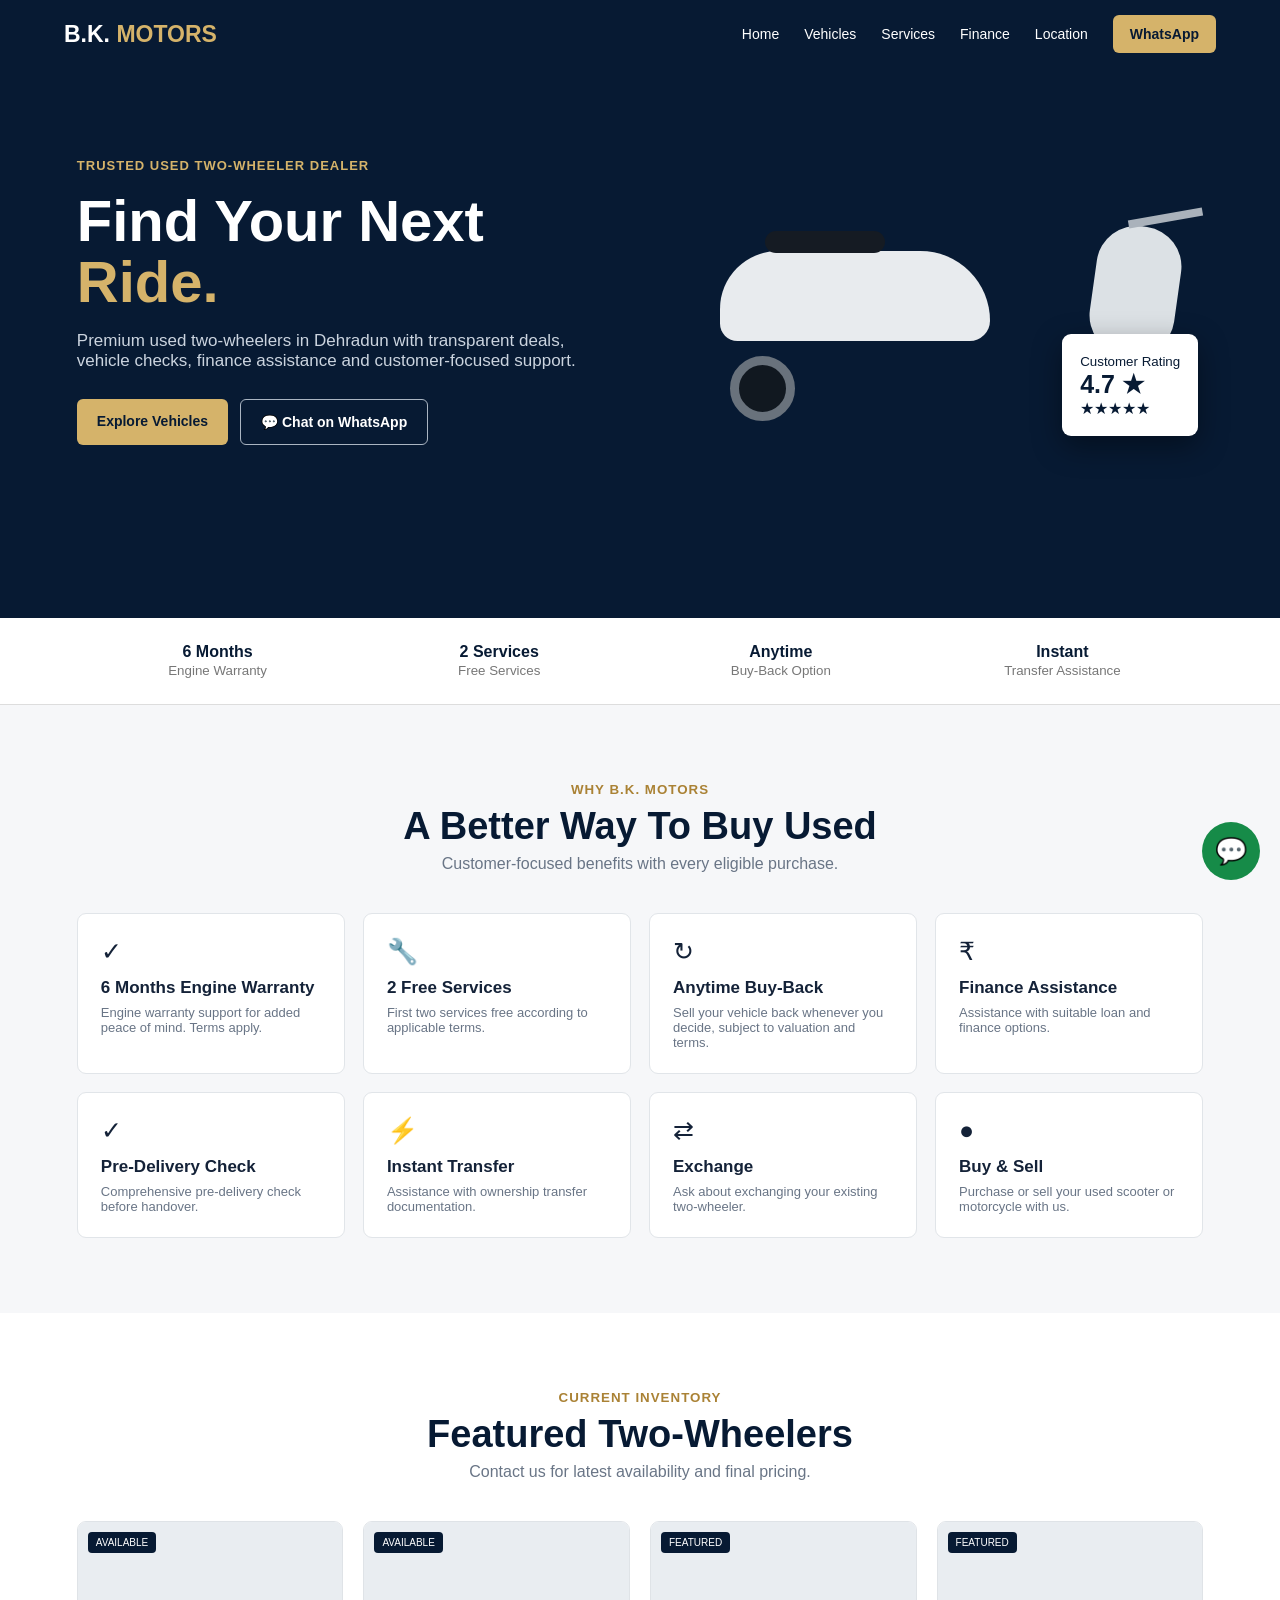
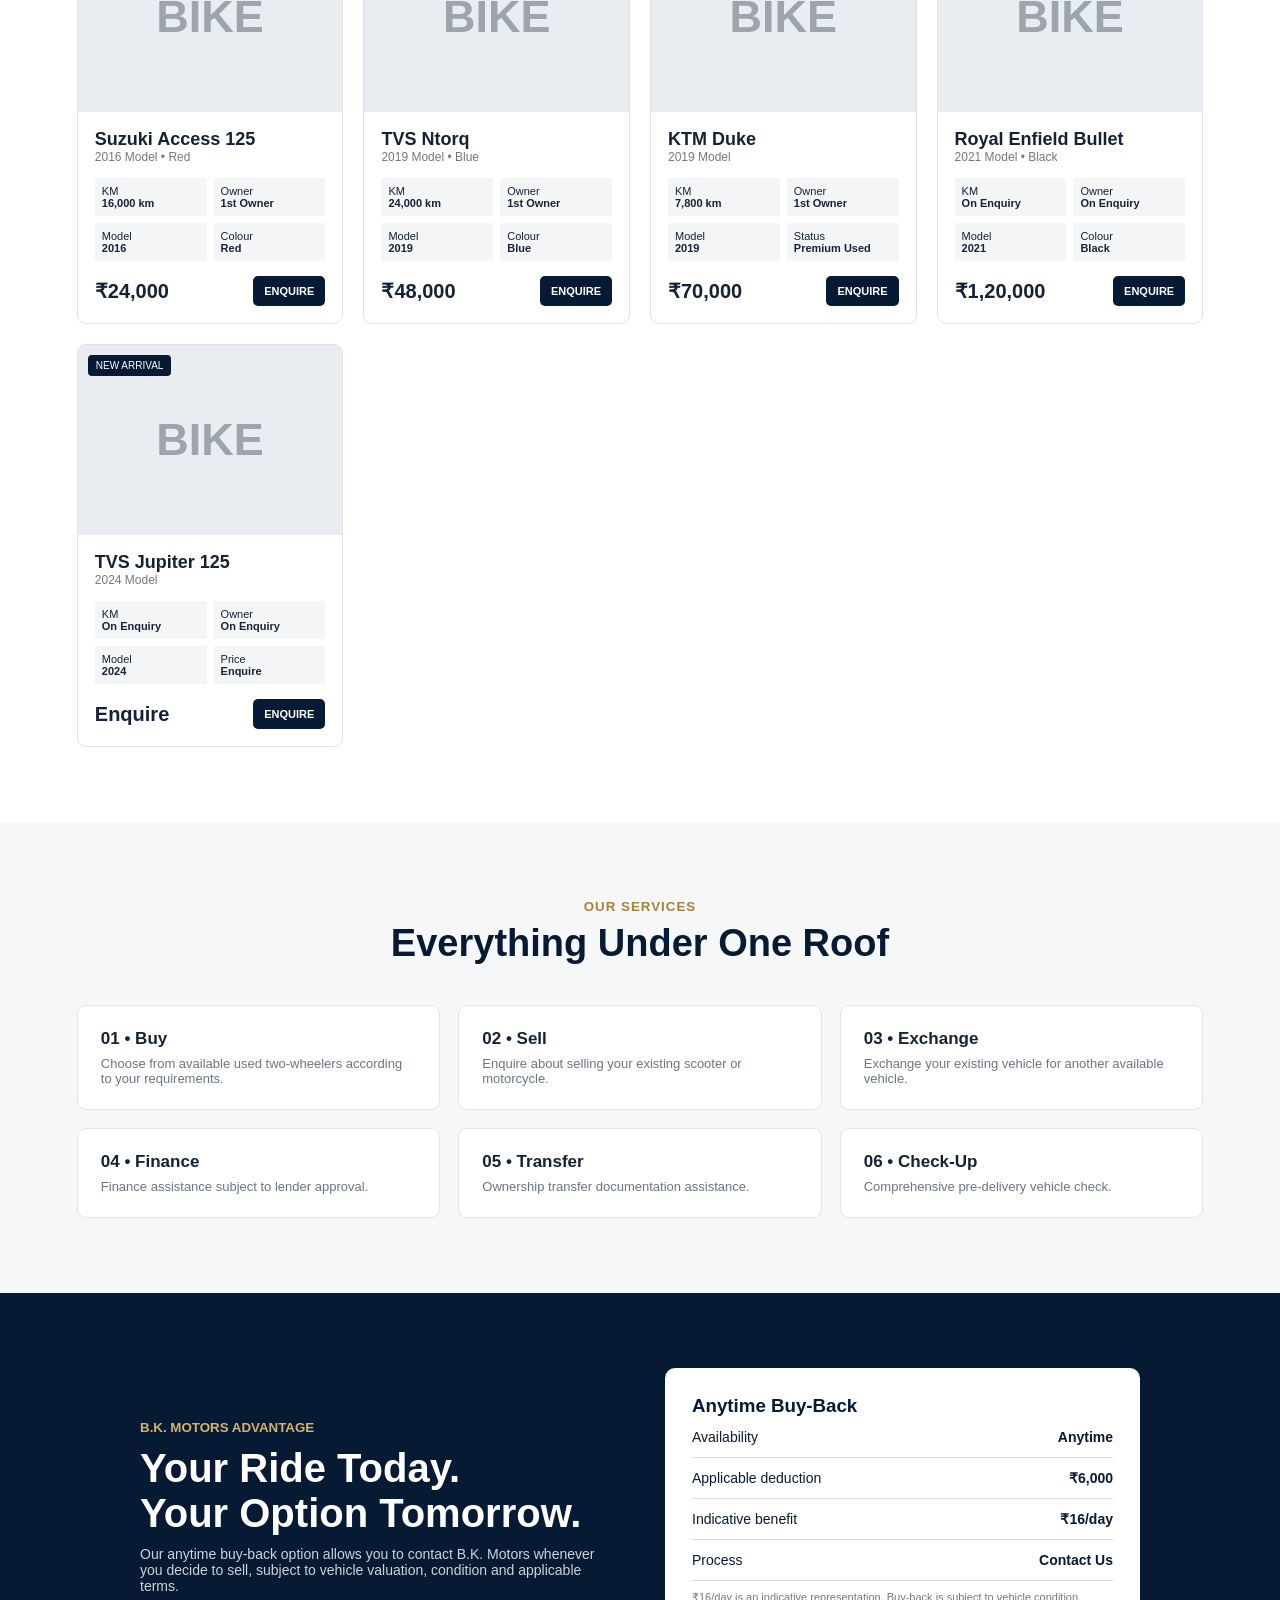
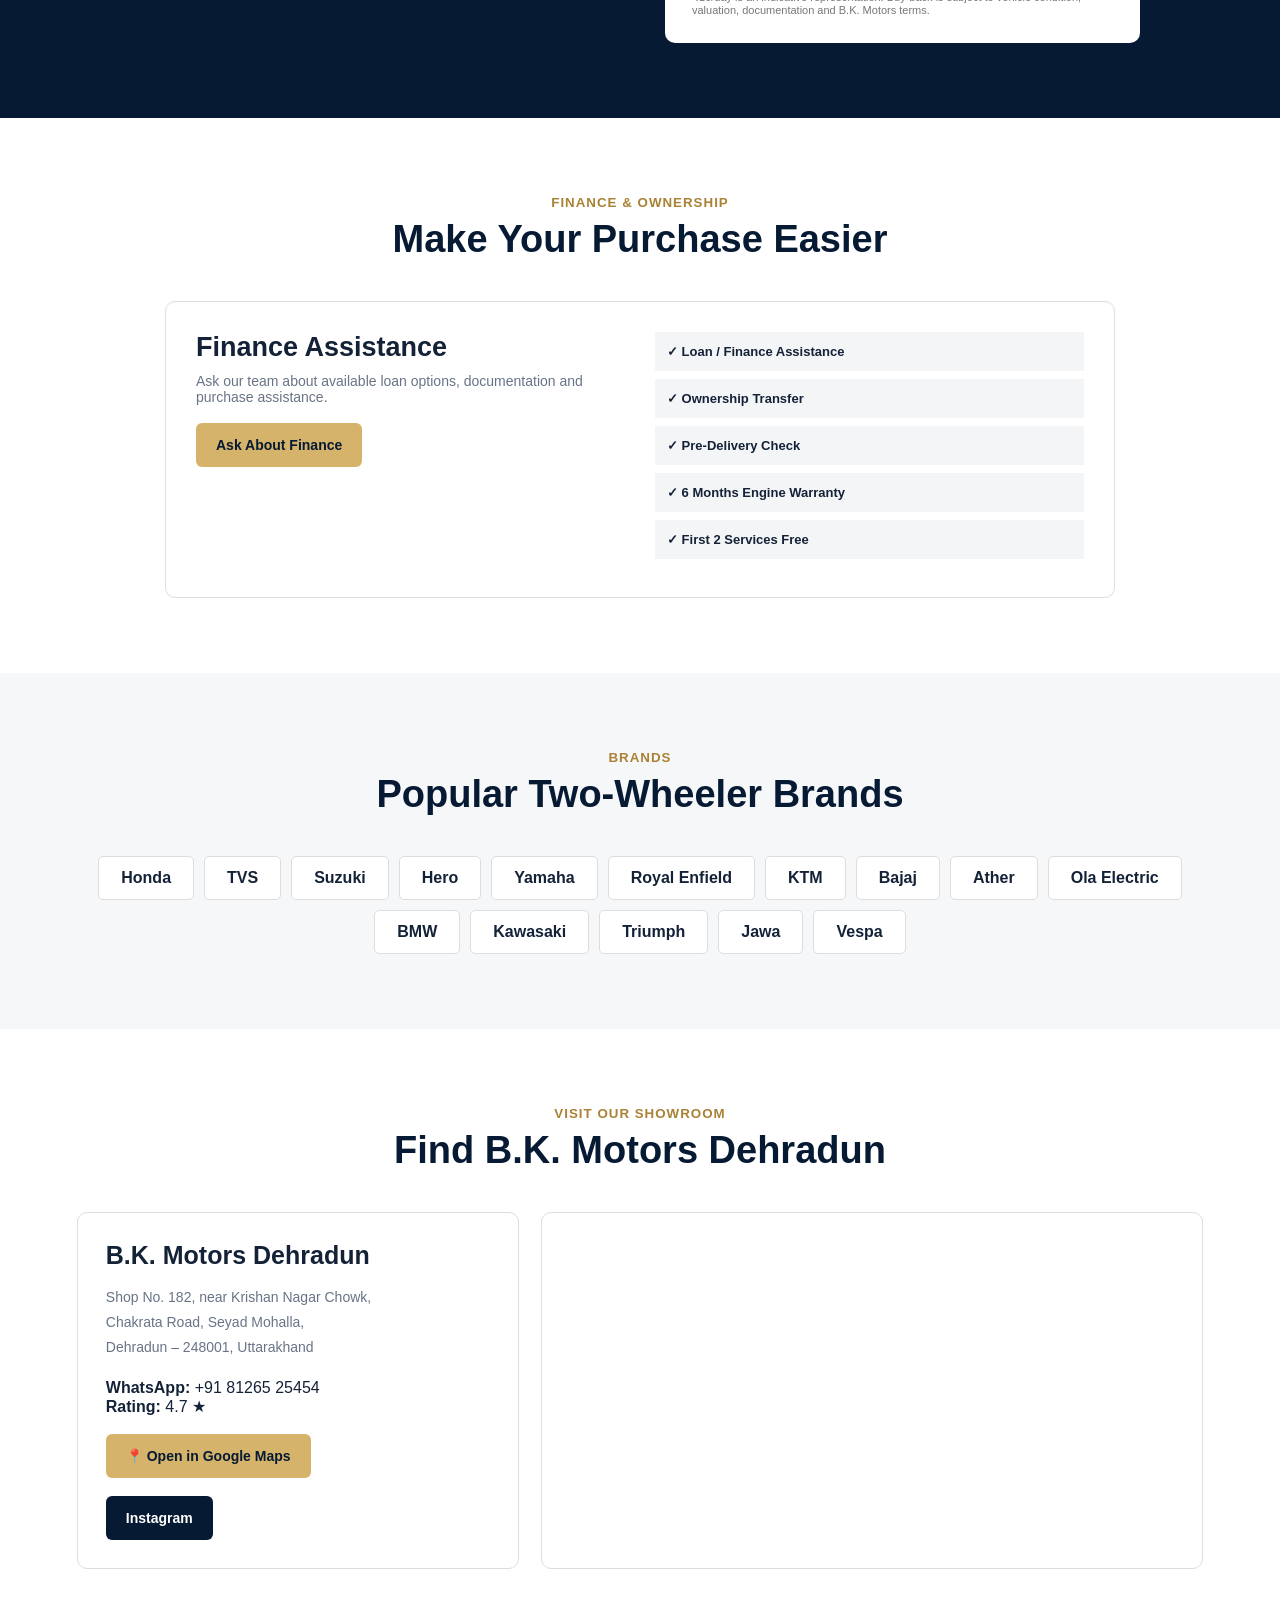
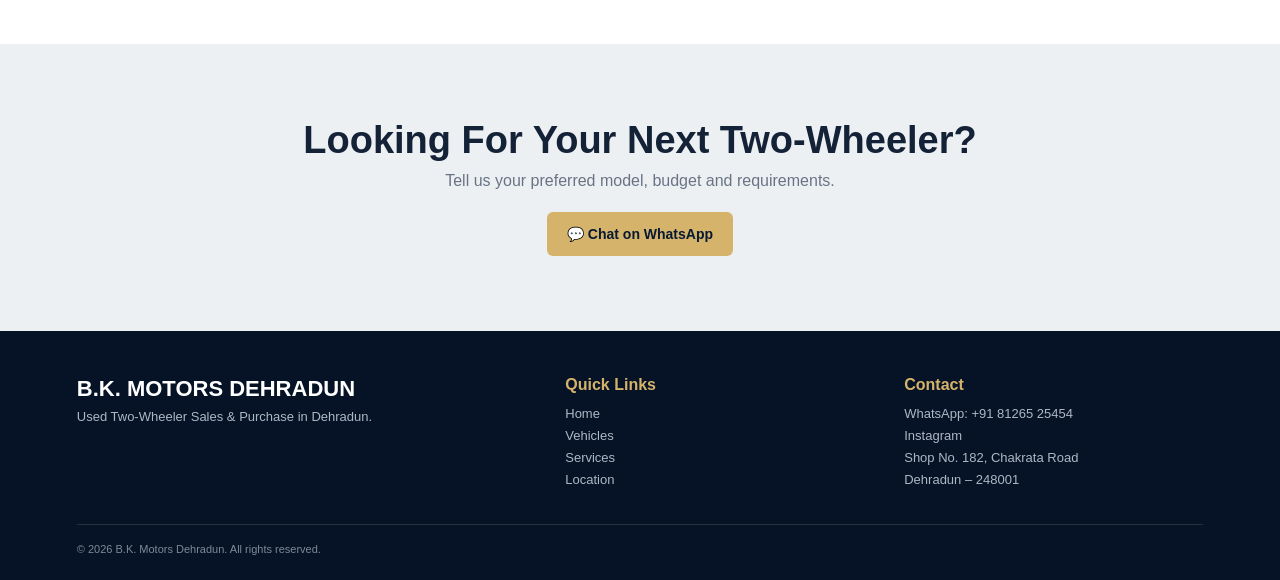
<file: index.html>
<!DOCTYPE html>
<html lang="en">
<head>
<meta charset="UTF-8">
<meta name="viewport" content="width=device-width,initial-scale=1">
<title>B.K. Motors Dehradun</title>
<style>
*{box-sizing:border-box;margin:0;padding:0}
body{font-family:Arial,sans-serif;color:#142238;background:#f6f7f9}
a{text-decoration:none}
header{background:#071a33;color:#fff;padding:15px 5%;position:sticky;top:0;z-index:9}
nav{max-width:1200px;margin:auto;display:flex;align-items:center;justify-content:space-between}
.logo{font-size:23px;font-weight:800;color:#fff}
.logo span{color:#d5b36a}
nav div{display:flex;gap:25px;align-items:center}
nav a{color:white;font-size:14px}
.topbtn,.gold{background:#d5b36a;color:#071a33!important;padding:11px 17px;border-radius:6px;font-weight:bold}
.hero{background:#071a33;color:#fff;padding:90px 6%;min-height:550px}
.heroinside{max-width:1200px;margin:auto;display:grid;grid-template-columns:1fr 1fr;gap:40px;align-items:center}
.tag{color:#d5b36a;font-size:13px;font-weight:bold;letter-spacing:1px}
h1{font-size:58px;line-height:1.05;margin:18px 0}
h1 span{color:#d5b36a}
.hero p{color:#cbd4df;font-size:17px;max-width:600px;margin-bottom:28px}
.buttons{display:flex;gap:12px;flex-wrap:wrap}
.btn{display:inline-block;padding:14px 20px;border-radius:6px;font-weight:bold;font-size:14px}
.outline{border:1px solid #aab5c2;color:#fff}
.scooter{height:270px;position:relative}
.sbody{position:absolute;background:#e8ebee;width:270px;height:90px;border-radius:100px 120px 35px 30px;top:85px;left:60px}
.sfront{position:absolute;background:#dce1e5;width:85px;height:130px;border-radius:40px;right:25px;top:60px;transform:rotate(8deg)}
.seat{position:absolute;background:#151b23;width:120px;height:22px;border-radius:20px;left:105px;top:65px}
.handle{position:absolute;background:#aab2bb;width:75px;height:8px;right:0;top:48px;transform:rotate(-10deg)}
.wheel{position:absolute;background:#111820;border:9px solid #69727c;width:65px;height:65px;border-radius:50%;bottom:15px}
.w1{left:70px}.w2{right:40px}
.rating{position:absolute;right:5px;bottom:0;background:#fff;color:#071a33;padding:18px;border-radius:9px;box-shadow:0 10px 30px #0006}
.rating b{font-size:25px;display:block}
.trust{background:#fff;padding:25px 6%;border-bottom:1px solid #ddd}
.trustin{max-width:1200px;margin:auto;display:grid;grid-template-columns:repeat(4,1fr);text-align:center}
.trust strong{display:block;color:#071a33}
.trust small{color:#777}
section{padding:75px 6%}
.container{max-width:1200px;margin:auto}
.heading{text-align:center;margin-bottom:40px}
.heading small{color:#aa8235;font-weight:bold;letter-spacing:1px}
.heading h2{font-size:38px;color:#071a33;margin:7px}
.heading p{color:#697586}
.grid{display:grid;grid-template-columns:repeat(4,1fr);gap:18px}
.box{background:#fff;border:1px solid #e1e5e9;border-radius:9px;padding:23px}
.box:hover{box-shadow:0 12px 30px #071a3312;transform:translateY(-3px)}
.icon{font-size:25px;margin-bottom:12px}
.box h3{font-size:17px;margin-bottom:7px}
.box p{font-size:13px;color:#697586}
.inventory{background:#fff}
.cards{display:grid;grid-template-columns:repeat(4,1fr);gap:20px}
.card{border:1px solid #dfe3e7;border-radius:9px;overflow:hidden;background:#fff}
.pic{height:190px;background:#e9edf1;display:flex;align-items:center;justify-content:center;position:relative}
.pic:after{content:"BIKE";font-size:45px;font-weight:900;color:#9ca5ae}
.badge{position:absolute;top:10px;left:10px;background:#071a33;color:#fff;padding:5px 8px;font-size:10px;border-radius:4px;z-index:2}
.info{padding:17px}
.info h3{font-size:18px}
.model{font-size:12px;color:#777;margin-bottom:14px}
.specs{display:grid;grid-template-columns:1fr 1fr;gap:7px}
.spec{background:#f4f5f7;padding:7px;font-size:11px}
.spec b{display:block;color:#172238}
.price{display:flex;justify-content:space-between;align-items:center;margin-top:15px}
.price strong{font-size:20px}
.enq{background:#071a33;color:#fff;padding:9px 11px;border-radius:5px;font-size:11px;font-weight:bold}
.services{background:#f6f7f9}
.servicegrid{display:grid;grid-template-columns:repeat(3,1fr);gap:18px}
.buyback{background:#071a33;color:#fff}
.buyinside{max-width:1000px;margin:auto;display:grid;grid-template-columns:1fr 1fr;gap:50px;align-items:center}
.buyback h2{font-size:40px;margin:10px 0}
.buyback p{color:#ccd4de;font-size:14px}
.buybox{background:#fff;color:#071a33;padding:27px;border-radius:10px}
.buyrow{display:flex;justify-content:space-between;padding:12px 0;border-bottom:1px solid #ddd;font-size:14px}
.buyrow:last-child{border:0}
.note{font-size:11px!important;color:#777!important;margin-top:10px}
.finance{background:#fff}
.financebox{max-width:950px;margin:auto;border:1px solid #ddd;border-radius:10px;padding:30px;display:grid;grid-template-columns:1fr 1fr;gap:30px}
.financebox h3{font-size:27px;margin-bottom:10px}
.financebox p{color:#687486;font-size:14px}
.finlist div{background:#f4f5f7;padding:12px;margin-bottom:8px;font-size:13px;font-weight:bold}
.brands{background:#f6f7f9}
.brandgrid{display:flex;justify-content:center;flex-wrap:wrap;gap:10px}
.brand{background:#fff;border:1px solid #ddd;padding:12px 22px;border-radius:5px;font-weight:bold}
.location{background:#fff}
.locgrid{display:grid;grid-template-columns:.8fr 1.2fr;gap:22px}
.locbox{border:1px solid #ddd;border-radius:10px;padding:28px}
.locbox h3{font-size:25px;margin-bottom:15px}
.address{color:#687486;font-size:14px;line-height:1.8;margin-bottom:18px}
.map{min-height:350px;border:1px solid #ddd;border-radius:10px;overflow:hidden}
.map iframe{width:100%;height:100%;min-height:350px;border:0}
.cta{text-align:center;background:#edf0f3}
.cta h2{font-size:38px;margin-bottom:10px}
.cta p{color:#687486;margin-bottom:22px}
footer{background:#061326;color:#fff;padding:45px 6% 25px}
.foot{max-width:1200px;margin:auto;display:grid;grid-template-columns:1.5fr 1fr 1fr;gap:40px;padding-bottom:30px;border-bottom:1px solid #ffffff20}
footer h3{font-size:22px}
footer h4{color:#d5b36a;margin-bottom:12px}
footer p,footer li,footer a{color:#aeb8c5;font-size:13px;margin:7px 0;list-style:none}
.copy{max-width:1200px;margin:18px auto 0;color:#7e8998;font-size:11px}
.whatsapp{position:fixed;right:20px;bottom:20px;background:#168b48;color:white;width:58px;height:58px;border-radius:50%;display:flex;align-items:center;justify-content:center;font-size:26px;z-index:20}
@media(max-width:900px){
nav div{gap:12px}.heroinside{grid-template-columns:1fr;text-align:center}
.hero p{margin:auto auto 25px}.buttons{justify-content:center}
.trustin{grid-template-columns:1fr 1fr;gap:15px}.grid,.cards{grid-template-columns:1fr 1fr}
.servicegrid{grid-template-columns:1fr 1fr}.buyinside,.financebox,.locgrid{grid-template-columns:1fr}
.foot{grid-template-columns:1fr 1fr}
}
@media(max-width:600px){
nav div a:not(.topbtn){display:none}h1{font-size:42px}
.hero{padding:65px 5%}.scooter{transform:scale(.8)}
.grid,.cards,.servicegrid{grid-template-columns:1fr}
section{padding:55px 5%}.heading h2,.cta h2{font-size:30px}
.buyback h2{font-size:31px}.foot{grid-template-columns:1fr}
}
</style>
</head>
<body>

<header>
<nav>
<a class="logo" href="#home">B.K. <span>MOTORS</span></a>
<div>
<a href="#home">Home</a>
<a href="#inventory">Vehicles</a>
<a href="#services">Services</a>
<a href="#finance">Finance</a>
<a href="#location">Location</a>
<a class="topbtn" href="https://wa.me/918126525454" target="_blank">WhatsApp</a>
</div>
</nav>
</header>

<section class="hero" id="home">
<div class="heroinside">
<div>
<div class="tag">TRUSTED USED TWO-WHEELER DEALER</div>
<h1>Find Your Next <span>Ride.</span></h1>
<p>Premium used two-wheelers in Dehradun with transparent deals, vehicle checks, finance assistance and customer-focused support.</p>
<div class="buttons">
<a class="btn gold" href="#inventory">Explore Vehicles</a>
<a class="btn outline" href="https://wa.me/918126525454?text=Hello%20B.K.%20Motors%2C%20I%20want%20to%20enquire%20about%20a%20vehicle." target="_blank">💬 Chat on WhatsApp</a>
</div>
</div>
<div class="scooter">
<div class="sbody"></div><div class="sfront"></div><div class="seat"></div><div class="handle"></div>
<div class="wheel w1"></div><div class="wheel w2"></div>
<div class="rating"><small>Customer Rating</small><b>4.7 ★</b>★★★★★</div>
</div>
</div>
</section>

<div class="trust">
<div class="trustin">
<div><strong>6 Months</strong><small>Engine Warranty</small></div>
<div><strong>2 Services</strong><small>Free Services</small></div>
<div><strong>Anytime</strong><small>Buy-Back Option</small></div>
<div><strong>Instant</strong><small>Transfer Assistance</small></div>
</div>
</div>

<section>
<div class="container">
<div class="heading"><small>WHY B.K. MOTORS</small><h2>A Better Way To Buy Used</h2><p>Customer-focused benefits with every eligible purchase.</p></div>
<div class="grid">
<div class="box"><div class="icon">✓</div><h3>6 Months Engine Warranty</h3><p>Engine warranty support for added peace of mind. Terms apply.</p></div>
<div class="box"><div class="icon">🔧</div><h3>2 Free Services</h3><p>First two services free according to applicable terms.</p></div>
<div class="box"><div class="icon">↻</div><h3>Anytime Buy-Back</h3><p>Sell your vehicle back whenever you decide, subject to valuation and terms.</p></div>
<div class="box"><div class="icon">₹</div><h3>Finance Assistance</h3><p>Assistance with suitable loan and finance options.</p></div>
<div class="box"><div class="icon">✓</div><h3>Pre-Delivery Check</h3><p>Comprehensive pre-delivery check before handover.</p></div>
<div class="box"><div class="icon">⚡</div><h3>Instant Transfer</h3><p>Assistance with ownership transfer documentation.</p></div>
<div class="box"><div class="icon">⇄</div><h3>Exchange</h3><p>Ask about exchanging your existing two-wheeler.</p></div>
<div class="box"><div class="icon">●</div><h3>Buy & Sell</h3><p>Purchase or sell your used scooter or motorcycle with us.</p></div>
</div>
</div>
</section>

<section class="inventory" id="inventory">
<div class="container">
<div class="heading"><small>CURRENT INVENTORY</small><h2>Featured Two-Wheelers</h2><p>Contact us for latest availability and final pricing.</p></div>
<div class="cards">

<div class="card"><div class="pic"><span class="badge">AVAILABLE</span></div><div class="info"><h3>Suzuki Access 125</h3><div class="model">2016 Model • Red</div><div class="specs"><div class="spec">KM<b>16,000 km</b></div><div class="spec">Owner<b>1st Owner</b></div><div class="spec">Model<b>2016</b></div><div class="spec">Colour<b>Red</b></div></div><div class="price"><strong>₹24,000</strong><a class="enq" href="https://wa.me/918126525454?text=I%20am%20interested%20in%20Suzuki%20Access%20125" target="_blank">ENQUIRE</a></div></div></div>

<div class="card"><div class="pic"><span class="badge">AVAILABLE</span></div><div class="info"><h3>TVS Ntorq</h3><div class="model">2019 Model • Blue</div><div class="specs"><div class="spec">KM<b>24,000 km</b></div><div class="spec">Owner<b>1st Owner</b></div><div class="spec">Model<b>2019</b></div><div class="spec">Colour<b>Blue</b></div></div><div class="price"><strong>₹48,000</strong><a class="enq" href="https://wa.me/918126525454?text=I%20am%20interested%20in%20TVS%20Ntorq" target="_blank">ENQUIRE</a></div></div></div>

<div class="card"><div class="pic"><span class="badge">FEATURED</span></div><div class="info"><h3>KTM Duke</h3><div class="model">2019 Model</div><div class="specs"><div class="spec">KM<b>7,800 km</b></div><div class="spec">Owner<b>1st Owner</b></div><div class="spec">Model<b>2019</b></div><div class="spec">Status<b>Premium Used</b></div></div><div class="price"><strong>₹70,000</strong><a class="enq" href="https://wa.me/918126525454?text=I%20am%20interested%20in%20KTM%20Duke" target="_blank">ENQUIRE</a></div></div></div>

<div class="card"><div class="pic"><span class="badge">FEATURED</span></div><div class="info"><h3>Royal Enfield Bullet</h3><div class="model">2021 Model • Black</div><div class="specs"><div class="spec">KM<b>On Enquiry</b></div><div class="spec">Owner<b>On Enquiry</b></div><div class="spec">Model<b>2021</b></div><div class="spec">Colour<b>Black</b></div></div><div class="price"><strong>₹1,20,000</strong><a class="enq" href="https://wa.me/918126525454?text=I%20am%20interested%20in%20Royal%20Enfield%20Bullet" target="_blank">ENQUIRE</a></div></div></div>

<div class="card"><div class="pic"><span class="badge">NEW ARRIVAL</span></div><div class="info"><h3>TVS Jupiter 125</h3><div class="model">2024 Model</div><div class="specs"><div class="spec">KM<b>On Enquiry</b></div><div class="spec">Owner<b>On Enquiry</b></div><div class="spec">Model<b>2024</b></div><div class="spec">Price<b>Enquire</b></div></div><div class="price"><strong>Enquire</strong><a class="enq" href="https://wa.me/918126525454?text=I%20am%20interested%20in%20TVS%20Jupiter%20125" target="_blank">ENQUIRE</a></div></div></div>

</div>
</div>
</section>

<section class="services" id="services">
<div class="container">
<div class="heading"><small>OUR SERVICES</small><h2>Everything Under One Roof</h2></div>
<div class="servicegrid">
<div class="box"><h3>01 • Buy</h3><p>Choose from available used two-wheelers according to your requirements.</p></div>
<div class="box"><h3>02 • Sell</h3><p>Enquire about selling your existing scooter or motorcycle.</p></div>
<div class="box"><h3>03 • Exchange</h3><p>Exchange your existing vehicle for another available vehicle.</p></div>
<div class="box"><h3>04 • Finance</h3><p>Finance assistance subject to lender approval.</p></div>
<div class="box"><h3>05 • Transfer</h3><p>Ownership transfer documentation assistance.</p></div>
<div class="box"><h3>06 • Check-Up</h3><p>Comprehensive pre-delivery vehicle check.</p></div>
</div>
</div>
</section>

<section class="buyback">
<div class="buyinside">
<div>
<small style="color:#d5b36a;font-weight:bold">B.K. MOTORS ADVANTAGE</small>
<h2>Your Ride Today.<br>Your Option Tomorrow.</h2>
<p>Our anytime buy-back option allows you to contact B.K. Motors whenever you decide to sell, subject to vehicle valuation, condition and applicable terms.</p>
</div>
<div class="buybox">
<h3>Anytime Buy-Back</h3>
<div class="buyrow"><span>Availability</span><b>Anytime</b></div>
<div class="buyrow"><span>Applicable deduction</span><b>₹6,000</b></div>
<div class="buyrow"><span>Indicative benefit</span><b>₹16/day</b></div>
<div class="buyrow"><span>Process</span><b>Contact Us</b></div>
<p class="note">₹16/day is an indicative representation. Buy-back is subject to vehicle condition, valuation, documentation and B.K. Motors terms.</p>
</div>
</div>
</section>

<section class="finance" id="finance">
<div class="container">
<div class="heading"><small>FINANCE & OWNERSHIP</small><h2>Make Your Purchase Easier</h2></div>
<div class="financebox">
<div><h3>Finance Assistance</h3><p>Ask our team about available loan options, documentation and purchase assistance.</p><br><a class="btn gold" href="https://wa.me/918126525454?text=Hello%20B.K.%20Motors%2C%20I%20want%20finance%20assistance." target="_blank">Ask About Finance</a></div>
<div class="finlist"><div>✓ Loan / Finance Assistance</div><div>✓ Ownership Transfer</div><div>✓ Pre-Delivery Check</div><div>✓ 6 Months Engine Warranty</div><div>✓ First 2 Services Free</div></div>
</div>
</div>
</section>

<section class="brands">
<div class="container">
<div class="heading"><small>BRANDS</small><h2>Popular Two-Wheeler Brands</h2></div>
<div class="brandgrid">
<div class="brand">Honda</div><div class="brand">TVS</div><div class="brand">Suzuki</div><div class="brand">Hero</div><div class="brand">Yamaha</div><div class="brand">Royal Enfield</div><div class="brand">KTM</div><div class="brand">Bajaj</div><div class="brand">Ather</div><div class="brand">Ola Electric</div><div class="brand">BMW</div><div class="brand">Kawasaki</div><div class="brand">Triumph</div><div class="brand">Jawa</div><div class="brand">Vespa</div>
</div>
</div>
</section>

<section class="location" id="location">
<div class="container">
<div class="heading"><small>VISIT OUR SHOWROOM</small><h2>Find B.K. Motors Dehradun</h2></div>
<div class="locgrid">
<div class="locbox">
<h3>B.K. Motors Dehradun</h3>
<div class="address">Shop No. 182, near Krishan Nagar Chowk,<br>Chakrata Road, Seyad Mohalla,<br>Dehradun – 248001, Uttarakhand</div>
<p><b>WhatsApp:</b> +91 81265 25454</p>
<p><b>Rating:</b> 4.7 ★</p><br>
<a class="btn gold" href="https://www.google.com/maps/search/?api=1&query=182+Chakrata+Road,+Dehradun" target="_blank">📍 Open in Google Maps</a><br><br>
<a class="btn" style="background:#071a33;color:#fff" href="https://www.instagram.com/bkmotorsdehradoon?igsi=MWg0dDdicDAxN3R6OQ==" target="_blank">Instagram</a>
</div>
<div class="map">
<iframe src="https://www.google.com/maps?q=182%20Chakrata%20Road%2C%20Dehradun&output=embed" loading="lazy"></iframe>
</div>
</div>
</div>
</section>

<section class="cta">
<div class="container">
<h2>Looking For Your Next Two-Wheeler?</h2>
<p>Tell us your preferred model, budget and requirements.</p>
<a class="btn gold" href="https://wa.me/918126525454?text=Hello%20B.K.%20Motors%2C%20I%20am%20looking%20for%20a%20used%20two-wheeler." target="_blank">💬 Chat on WhatsApp</a>
</div>
</section>

<footer>
<div class="foot">
<div><h3>B.K. MOTORS DEHRADUN</h3><p>Used Two-Wheeler Sales & Purchase in Dehradun.</p></div>
<div><h4>Quick Links</h4><p><a href="#home">Home</a></p><p><a href="#inventory">Vehicles</a></p><p><a href="#services">Services</a></p><p><a href="#location">Location</a></p></div>
<div><h4>Contact</h4><p><a href="https://wa.me/918126525454" target="_blank">WhatsApp: +91 81265 25454</a></p><p><a href="https://www.instagram.com/bkmotorsdehradoon?igsi=MWg0dDdicDAxN3R6OQ==" target="_blank">Instagram</a></p><p>Shop No. 182, Chakrata Road</p><p>Dehradun – 248001</p></div>
</div>
<div class="copy">© 2026 B.K. Motors Dehradun. All rights reserved.</div>
</footer>

<a class="whatsapp" href="https://wa.me/918126525454?text=Hello%20B.K.%20Motors%2C%20I%20want%20to%20enquire." target="_blank">💬</a>

</body>
                                                                          </html>
</file>
